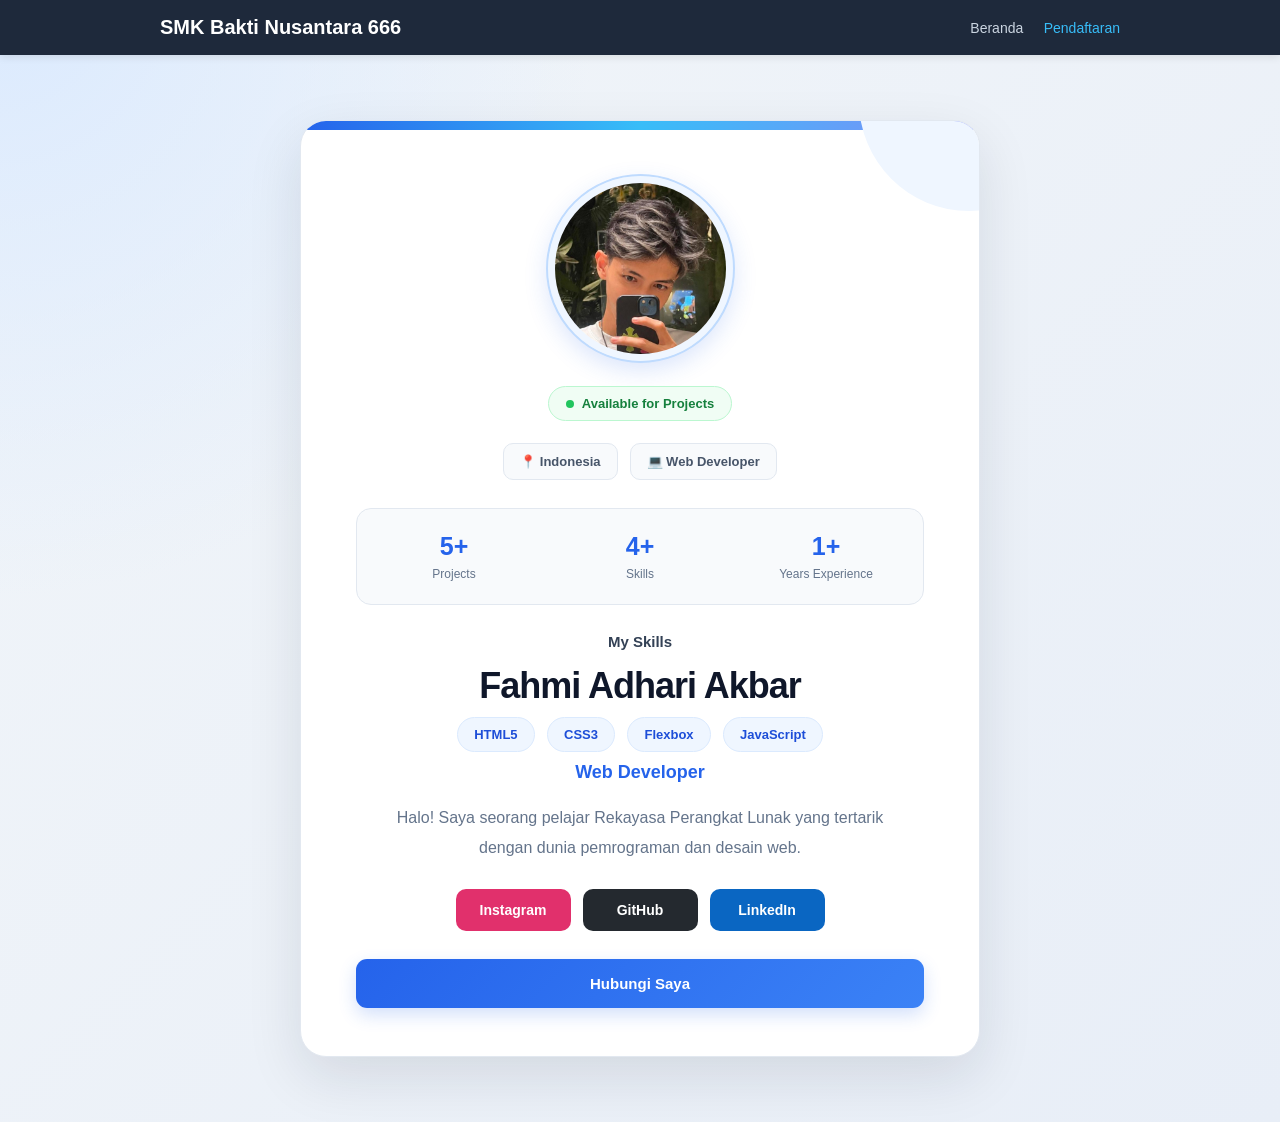
<file: index.html>
<!DOCTYPE html>
<html lang="id">

<head>
    <meta charset="UTF-8">
    <meta name="viewport" content="width=device-width, initial-scale=1.0">
    <title>Kartu Profil Portofolio Interaktif</title>

    <!-- Menghubungkan file CSS eksternal -->
    <link rel="stylesheet" href="style.css">
</head>

<body>

    <header class="main-header">
        <div class="header-container">
            <h1 class="brand-title">SMK Bakti Nusantara 666</h1>
            <nav class="main-nav">
                <a href="beranda.html">Beranda</a>
                <a href="index2.html" class="active">Pendaftaran</a>
            </nav>
        </div>
    </header>

    <main class="profile-card">
        <!-- Foto Profil -->
        <div class="profile-image">
            <img src="amayy.jpeg" alt="Foto profil">
        </div>
        <div class="profile-status">
            Available for Projects
        </div>

        <div class="profile-info">
            <div class="info-item">📍 Indonesia</div>
            <div class="info-item">💻 Web Developer</div>
        </div>

        <div class="profile-stats">
            <div class="stat-item">
                <h3>5+</h3>
                <p>Projects</p>
            </div>

            <div class="stat-item">
                <h3>4+</h3>
                <p>Skills</p>
            </div>

            <div class="stat-item">
                <h3>1+</h3>
                <p>Years Experience</p>
            </div>
        </div>

        <p class="skill-title">My Skills</p>

        <!-- Informasi Profil -->
        <h1>Fahmi Adhari Akbar</h1>

        <div class="skills">
            <span class="badge-skill">HTML5</span>
            <span class="badge-skill">CSS3</span>
            <span class="badge-skill">Flexbox</span>
            <span class="badge-skill">JavaScript</span>

<h2>Web Developer</h2>


            <p class="description">
                Halo! Saya seorang pelajar Rekayasa Perangkat Lunak
                yang tertarik dengan dunia pemrograman dan desain web.
            </p>

            <!-- Tombol Media Sosial -->
            <div class="social-links">
                <a href="https://www.instagram.com/faa_adhr?rpxt=MTN0dHQ4ZmJpaDJ3YQ==" target="_blank"
                    rel="noopener noreferrer" class="social-button instagram">
                    Instagram
                </a>

                <a href="https://github.com/fahmi123-hub/amayy" target="_blank" rel="noopener noreferrer"
                    class="social-button github">
                    GitHub
                </a>

                <a href="https://linkedin.com/" target="_blank" rel="noopener noreferrer"
                    class="social-button linkedin">
                    LinkedIn
                </a>
            </div>

            <!-- Tombol Kontak -->
            <a href="mailto:fahmi12864@gmail.com" class="contact-button">
                Hubungi Saya
            </a>
    </main>

</body>

</html>
</file>
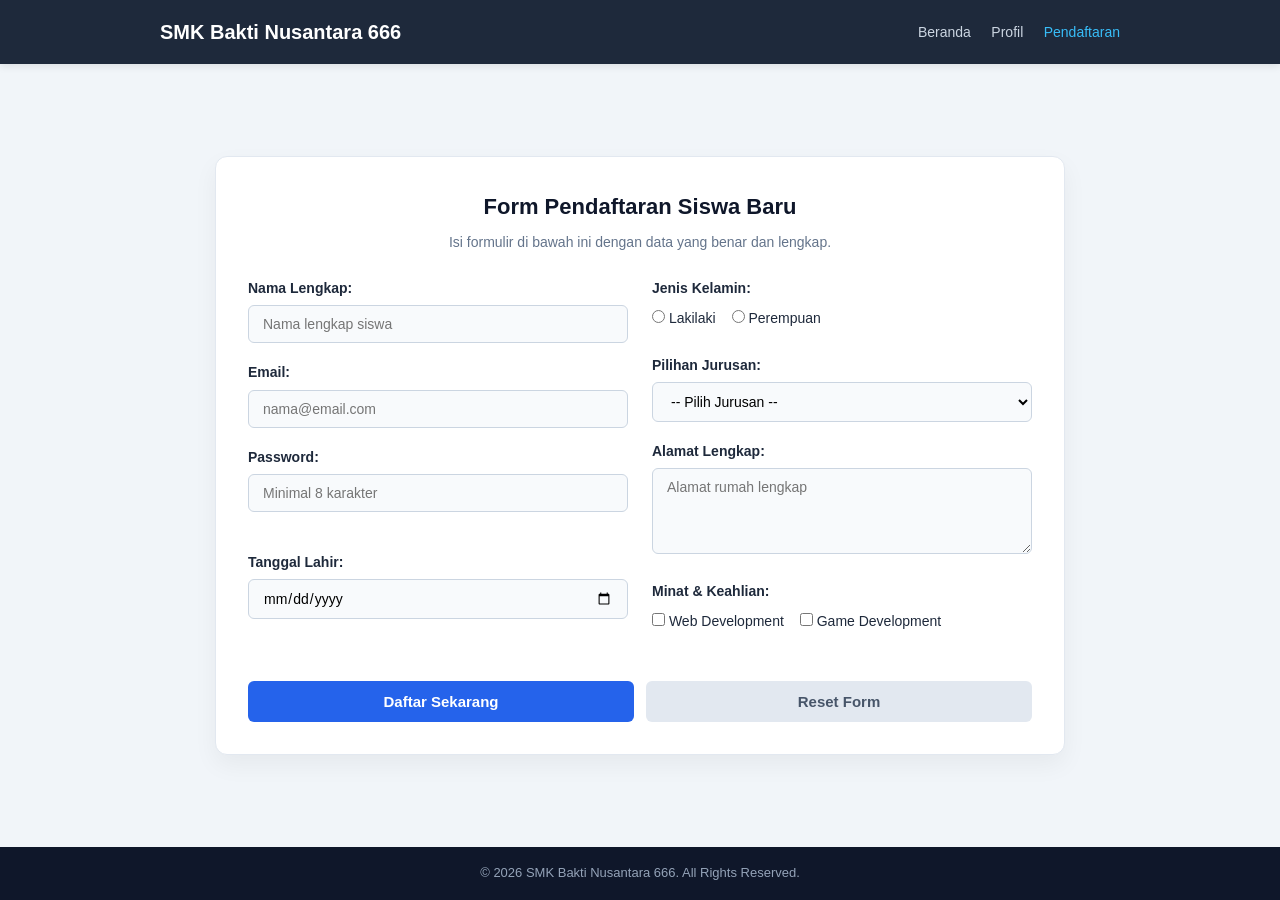
<file: index2.html>
<!doctype html> 
<html lang="id">  
    <head>    
        <meta charset="UTF-8" />    
        <meta name="viewport" content="width=device-width, initial-scale=1.0" />    
        <title>Form Pendaftaran - SMK Bakti Nusantara 666</title>    
        <!-- Menghubungkan ke Berkas External CSS -->    
         <link rel="stylesheet" href="style2.css" />  
        </head>  
        <body>    
            <!-- Header & Navigasi -->    
             <header class="main-header">      
                <div class="header-container">        
                    <h1 class="brand-title">SMK Bakti Nusantara 666</h1>        
                    <nav class="main-nav">          
                        <a href="#">Beranda</a>          
                        <a href="index.html">Profil</a>          
                        <a href="#" class="active">Pendaftaran</a>        
                    </nav>      
                </div>    
            </header>   
            <!-- Konten Utama -->    
             <main class="main-content">      
                <section class="form-section">        
                    <h2 class="section-title">Form Pendaftaran Siswa Baru</h2>        
                    <p class="section-desc">          Isi formulir di bawah ini dengan data yang benar dan lengkap.        </p>        
                    <!-- id="formPendaftaran" dipakai JavaScript untuk memantau tombol Submit & Reset -->        
                     <form action="proses.php" method="post" class="custom-form" id="formPendaftaran">          
                        <div class="form-row">            
                            <!-- Kolom Kiri -->            
                             <div class="form-col">              
                                <div class="form-group">                
                                    <label for="nama">Nama Lengkap:</label>                
                                    <input type="text" id="nama" name="nama" placeholder="Nama lengkap siswa" required />              
                                </div>              
                                <div class="form-group">                
                                    <label for="email">Email:</label>                
                                    <input type="email" id="email" name="email" placeholder="nama@email.com" required />              
                                </div>              
                                <div class="form-group">                
                                    <label for="password">Password:</label>                
                                    <input type="password" id="password" name="password" placeholder="Minimal 8 karakter" required />                
                                    <!-- Tempat munculnya teks peringatan dari JavaScript -->                
                                     <small class="error-msg" id="errorPassword"></small>              
                                    </div>              
                                    <div class="form-group">                
                                        <label for="tgl">Tanggal Lahir:</label>                
                                        <input type="date" id="tgl" name="tanggal_lahir" required />              
                                    </div>            
                                </div>            
                                <!-- Kolom Kanan -->            
                                 <div class="form-col">              
                                    <div class="form-group">                
                                        <label class="group-label">Jenis Kelamin:</label>  
                                        <div class="radio-group">                  
                                            <label class="inline-label">
                                                <input type="radio" name="jk" value="L" required /> Lakilaki</label>                  
                                                <label class="inline-label"><input type="radio" name="jk" value="P" /> Perempuan</label>                 
                                            </div>              
                                        </div>              
                                        <div class="form-group">                
                                            <label for="jurusan">Pilihan Jurusan:</label>                
                                            <select id="jurusan" name="jurusan" required>                  
                                                <option value="">-- Pilih Jurusan --</option>                  
                                                <option value="pplg">PPLG (Pengembangan Perangkat Lunak & Gim)</option>                  
                                                <option value="tjkt">TJKT (Teknik Jaringan Komputer & Telekomunikasi)</option>                  
                                                <option value="dkv">DKV (Desain Komunikasi Visual)</option>                
                                            </select>              
                                        </div>              
                                        <div class="form-group">                
                                            <label for="alamat">Alamat Lengkap:</label>                
                                            <textarea id="alamat" name="alamat" rows="4" placeholder="Alamat rumah lengkap" required></textarea>              
                                        </div>              
                                        <div class="form-group">                
                                            <label class="group-label">Minat & Keahlian:</label>                
                                            <div class="checkbox-group">                  
                                                <label class="inline-label">
                                                    <input type="checkbox" name="minat" value="web" /> Web Development</label>                  
                                                    <label class="inline-label">
                                                        <input type="checkbox" name="minat" value="game" /> Game Development</label>                
                                                    </div>              
                                                </div>            
                                            </div>          
                                        </div>          
                                        <!-- Tombol Aksi -->          
                                         <div class="button-group">            
                                            <button type="submit" class="btn btn-submit">Daftar Sekarang</button>            
                                            <button type="reset" class="btn btn-reset">Reset Form</button>          
                                        </div>        
                                    </form>      
                                </section>    
                            </main>    
                            <!-- Footer -->    
                             <footer class="main-footer">      
                                <p>&copy; 2026 SMK Bakti Nusantara 666. All Rights Reserved.</p>    
                            </footer>    <!-- Menghubungkan ke Berkas External JavaScript -->    
                            <script src="form.js"></script>  
                        </body> 
                        </html>
</file>
<file: style.css>
* {
    box-sizing: border-box;
    margin: 0;
    padding: 0;
}

body {
    min-height: 100vh;
    font-family: 'Segoe UI', Arial, sans-serif;
    background:
        radial-gradient(circle at top left, #dbeafe 0, transparent 35%),
        linear-gradient(135deg, #f1f5f9, #e8eef7);
    color: #1e293b;
}

/* =========================
   HEADER
========================= */
.main-header {
    background-color: #1e293b;
    color: #ffffff;
    padding: 16px 0;
    box-shadow: 0 2px 8px rgba(0, 0, 0, 0.1);
}

.header-container {
    max-width: 1000px;
    margin: 0 auto;
    padding: 0 20px;
    display: flex;
    justify-content: space-between;
    align-items: center;
}

.brand-title {
    font-size: 20px;
    font-weight: bold;
}

.main-nav a {
    color: #cbd5e1;
    text-decoration: none;
    margin-left: 16px;
    font-size: 14px;
    transition: color 0.3s;
}

.main-nav a:hover,
.main-nav a.active {
    color: #38bdf8;
}

/* =========================
   PROFILE CARD
========================= */
.profile-card {
    position: relative;
    width: calc(100% - 40px);
    max-width: 680px;
    margin: 65px auto;
    padding: 55px 55px 48px;
    overflow: hidden;
    background: #ffffff;
    border: 1px solid #e2e8f0;
    border-radius: 26px;
    box-shadow: 0 20px 55px rgba(15, 23, 42, 0.11);
    text-align: center;
    transition: transform 0.35s ease,
                box-shadow 0.35s ease;
}

.profile-card:hover {
    transform: translateY(-5px);
    box-shadow: 0 25px 65px rgba(15, 23, 42, 0.15);
}

.profile-card::before {
    content: "";
    position: absolute;
    top: 0;
    left: 0;
    width: 100%;
    height: 9px;
    background: linear-gradient(90deg, #2563eb, #38bdf8, #818cf8);
}

.profile-card::after {
    content: "";
    position: absolute;
    width: 220px;
    height: 220px;
    top: -130px;
    right: -100px;
    background: #eff6ff;
    border-radius: 50%;
    z-index: 0;
}

.profile-card > * {
    position: relative;
    z-index: 1;
}

/* =========================
   PROFILE IMAGE
========================= */
.profile-image {
    margin-bottom: 25px;
}

.profile-image img {
    display: block;
    width: 185px;
    height: 185px;
    margin: 0 auto;
    object-fit: cover;
    border: 7px solid #eff6ff;
    border-radius: 50%;
    outline: 2px solid #bfdbfe;
    box-shadow: 0 8px 25px rgba(37, 99, 235, 0.18);
    transition: transform 0.4s ease;
}

.profile-image img:hover {
    transform: scale(1.06);
}

/* =========================
   NAME & PROFESSION
========================= */
.profile-card h1 {
    margin-bottom: 10px;
    color: #0f172a;
    font-size: 36px;
    font-weight: 800;
    letter-spacing: -1px;
}

.profile-card h2 {
    margin-bottom: 20px;
    color: #2563eb;
    font-size: 18px;
    font-weight: 650;
}

/* =========================
   STATUS LABEL
========================= */
.profile-status {
    display: inline-flex;
    align-items: center;
    gap: 8px;
    margin-bottom: 22px;
    padding: 9px 17px;
    color: #15803d;
    background: #f0fdf4;
    border: 1px solid #bbf7d0;
    border-radius: 30px;
    font-size: 13px;
    font-weight: 700;
}

.profile-status::before {
    content: "";
    width: 8px;
    height: 8px;
    background: #22c55e;
    border-radius: 50%;
}

/* =========================
   DESCRIPTION
========================= */
.description {
    max-width: 490px;
    margin: 0 auto 25px;
    color: #64748b;
    font-size: 16px;
    line-height: 1.9;
}

/* =========================
   PROFILE INFO
========================= */
.profile-info {
    display: flex;
    justify-content: center;
    flex-wrap: wrap;
    gap: 12px;
    margin-bottom: 28px;
}

.info-item {
    padding: 10px 16px;
    color: #475569;
    background: #f8fafc;
    border: 1px solid #e2e8f0;
    border-radius: 10px;
    font-size: 13px;
    font-weight: 600;
}

/* =========================
   STATISTICS
========================= */
.profile-stats {
    display: grid;
    grid-template-columns: repeat(3, 1fr);
    gap: 12px;
    margin: 28px 0;
    padding: 23px 10px;
    background: #f8fafc;
    border: 1px solid #e2e8f0;
    border-radius: 15px;
}

.stat-item h3 {
    margin-bottom: 6px;
    color: #2563eb;
    font-size: 25px;
    font-weight: 800;
}

.stat-item p {
    color: #64748b;
    font-size: 12px;
}

/* =========================
   SKILLS
========================= */
.skill-title {
    margin-bottom: 15px;
    color: #334155;
    font-size: 15px;
    font-weight: 700;
}

.badge-skill {
    display: inline-block;
    margin: 0 4px 10px;
    padding: 9px 16px;
    color: #1d4ed8;
    background: #eff6ff;
    border: 1px solid #dbeafe;
    border-radius: 30px;
    font-size: 13px;
    font-weight: 600;
    transition: 0.3s;
}

.badge-skill:hover {
    color: white;
    background: #2563eb;
    border-color: #2563eb;
    transform: translateY(-3px);
}

/* =========================
   SOCIAL LINKS
========================= */
.social-links {
    display: flex;
    justify-content: center;
    flex-wrap: wrap;
    gap: 12px;
    margin: 25px 0 28px;
}

.social-button {
    min-width: 115px;
    padding: 13px 18px;
    color: white;
    border-radius: 10px;
    font-size: 14px;
    font-weight: 700;
    text-decoration: none;
    transition: 0.3s ease;
}

.instagram {
    background: #e1306c;
}

.github {
    background: #24292f;
}

.linkedin {
    background: #0a66c2;
}

.social-button:hover {
    filter: brightness(0.9);
    transform: translateY(-4px);
    box-shadow: 0 8px 18px rgba(0, 0, 0, 0.15);
}

/* =========================
   CONTACT BUTTON
========================= */
.contact-button {
    display: block;
    width: 100%;
    padding: 16px;
    color: white;
    background: linear-gradient(135deg, #2563eb, #3b82f6);
    border-radius: 11px;
    font-size: 15px;
    font-weight: 700;
    text-decoration: none;
    box-shadow: 0 7px 18px rgba(37, 99, 235, 0.2);
    transition: 0.3s ease;
}

.contact-button:hover {
    background: linear-gradient(135deg, #1d4ed8, #2563eb);
    transform: translateY(-3px);
    box-shadow: 0 10px 24px rgba(37, 99, 235, 0.3);
}

/* =========================
   RESPONSIVE
========================= */
@media screen and (max-width: 600px) {

    .header-container {
        padding: 18px 20px;
        flex-direction: column;
        gap: 17px;
    }

    .brand-title {
        font-size: 22px;
    }

    .main-nav {
        justify-content: center;
        flex-wrap: wrap;
        gap: 18px;
    }

    .profile-card {
        width: calc(100% - 28px);
        margin: 32px auto;
        padding: 42px 20px 30px;
        border-radius: 20px;
    }

    .profile-image img {
        width: 150px;
        height: 150px;
    }

    .profile-card h1 {
        font-size: 28px;
    }

    .profile-card h2 {
        font-size: 16px;
    }

    .description {
        font-size: 14px;
    }

    .profile-stats {
        gap: 5px;
        padding: 18px 5px;
    }

    .stat-item h3 {
        font-size: 21px;
    }

    .stat-item p {
        font-size: 10px;
    }

    .social-links {
        gap: 8px;
    }

    .social-button {
        min-width: 95px;
        padding: 11px 12px;
        font-size: 12px;
    }
}
</file>
<file: style2.css>
/* 1. RESET DASAR */
* {
     box-sizing: border-box;
    margin: 0;
    padding: 0;
}

/* 2. BODY & FONT */
body {
    font-family: 'Segoe UI', Tahoma, Geneva, Verdana, sans-serif;
    background-color: #f1f5f9;
    color: #334155;
    line-height: 1.6;
    min-height: 100vh;
    display: flex;
    flex-direction: column;
}

/* 3. HEADER & NAVIGASI */
.main-header {
    background-color: #1e293b;
    color: #ffffff;
    padding: 16px 0;
    box-shadow: 0 2px 8px rgba(0, 0, 0, 0.1);
}

.header-container {
    max-width: 1000px;
    margin: 0 auto;
    padding: 0 20px;
    display: flex;
    justify-content: space-between;
    align-items: center;
}

.brand-title {
    font-size: 20px;
    font-weight: bold;
}

.main-nav a {
    color: #cbd5e1;
    text-decoration: none;
    margin-left: 16px;
    font-size: 14px;
    transition: color 0.3s;
}

.main-nav a:hover,
.main-nav a.active {
    color: #38bdf8;
}

/* 4. KONTEN UTAMA & KARTU FORM */
.main-content {
    flex: 1;
    display: flex;
    justify-content: center;
    align-items: center;
    padding: 40px 20px;
}

.form-section {
    background-color: #ffffff;
    width: 100%;
    max-width: 850px;
    padding: 32px;
     border-radius: 12px;
    border: 1px solid #e2e8f0;
    box-shadow: 0 10px 25px rgba(0, 0, 0, 0.05);
}

/* TATA LETAK 2 KOLOM */
.form-row {
    display: flex;
    gap: 24px;
    flex-wrap: wrap;
}

.form-col {
    flex: 1;
    min-width: 280px;
}

.section-title {
    font-size: 22px;
    color: #0f172a;
    margin-bottom: 6px;
    text-align: center;
}

.section-desc {
    font-size: 14px;
    color: #64748b;
    text-align: center;
    margin-bottom: 24px;
}

/* 5. ELEMEN INPUT FORM */
.form-group {
    margin-bottom: 18px;
}

.form-group label {
    display: block;
    font-size: 14px;
    font-weight: 600;
    color: #1e293b;
    margin-bottom: 6px;
}

.group-label {
    margin-bottom: 8px !important;
}

input[type="text"],
input[type="email"],
input[type="password"],
input[type="date"],
select,
textarea {
    width: 100%;
    padding: 10px 14px;
    font-size: 14px;
    font-family: inherit;
    border: 1px solid #cbd5e1;
    border-radius: 6px;
    background-color: #f8fafc;
    transition: border-color 0.2s, box-shadow 0.2s, transform 0.2s;
}

input:focus,
select:focus,
textarea:focus {
    outline: none;
    border-color: #2563eb;
    box-shadow: 0 0 0 3px rgba(37, 99, 235, 0.2);
    background-color: #ffffff;
}

/* 6. RADIO & CHECKBOX */
.radio-group,
.checkbox-group {
    display: flex;
    gap: 16px;
}

.inline-label {
    font-weight: normal !important;
    cursor: pointer;
    display: flex;
    align-items: center;
    gap: 6px;
}

/* 7. TOMBOL */
.button-group {
    display: flex;
    gap: 12px;
    margin-top: 24px;
}

.btn {
    flex: 1;
    padding: 12px;
    font-size: 15px;
    font-weight: 600;
    border: none;
    border-radius: 6px;
    cursor: pointer;
    transition: background-color 0.2s, transform 0.1s;
}

.btn-submit {
    background-color: #2563eb;
    color: #ffffff;
}

.btn-submit:hover {
    background-color: #1d4ed8;
}

.btn-submit:active {
    transform: scale(0.98);
}

.btn-reset {
    background-color: #e2e8f0;
    color: #475569;
}

.btn-reset:hover {
    background-color: #cbd5e1;
}

/* 8. TAMBAHAN UNTUK PESAN VALIDASI JAVASCRIPT */
.error-msg {
    display: block;
    font-size: 12px;
    margin-top: 5px;
    font-weight: 600;
    min-height: 16px;
}

/* 9. FOOTER */
.main-footer {
    background-color: #0f172a;
    color: #94a3b8;
    text-align: center;
    padding: 16px;
    font-size: 13px;
    margin-top: auto;
}

/* 10. RESPONSIVE UNTUK LAYAR HP */
@media (max-width: 600px) {
    .header-container {
        flex-direction: column;
        gap: 10px;
        text-align: center;
    }

    .form-section {
        padding: 20px;
    }

    .radio-group,
    .checkbox-group,
    .button-group {
        flex-direction: column;
        gap: 10px;
    }
}
</file>
